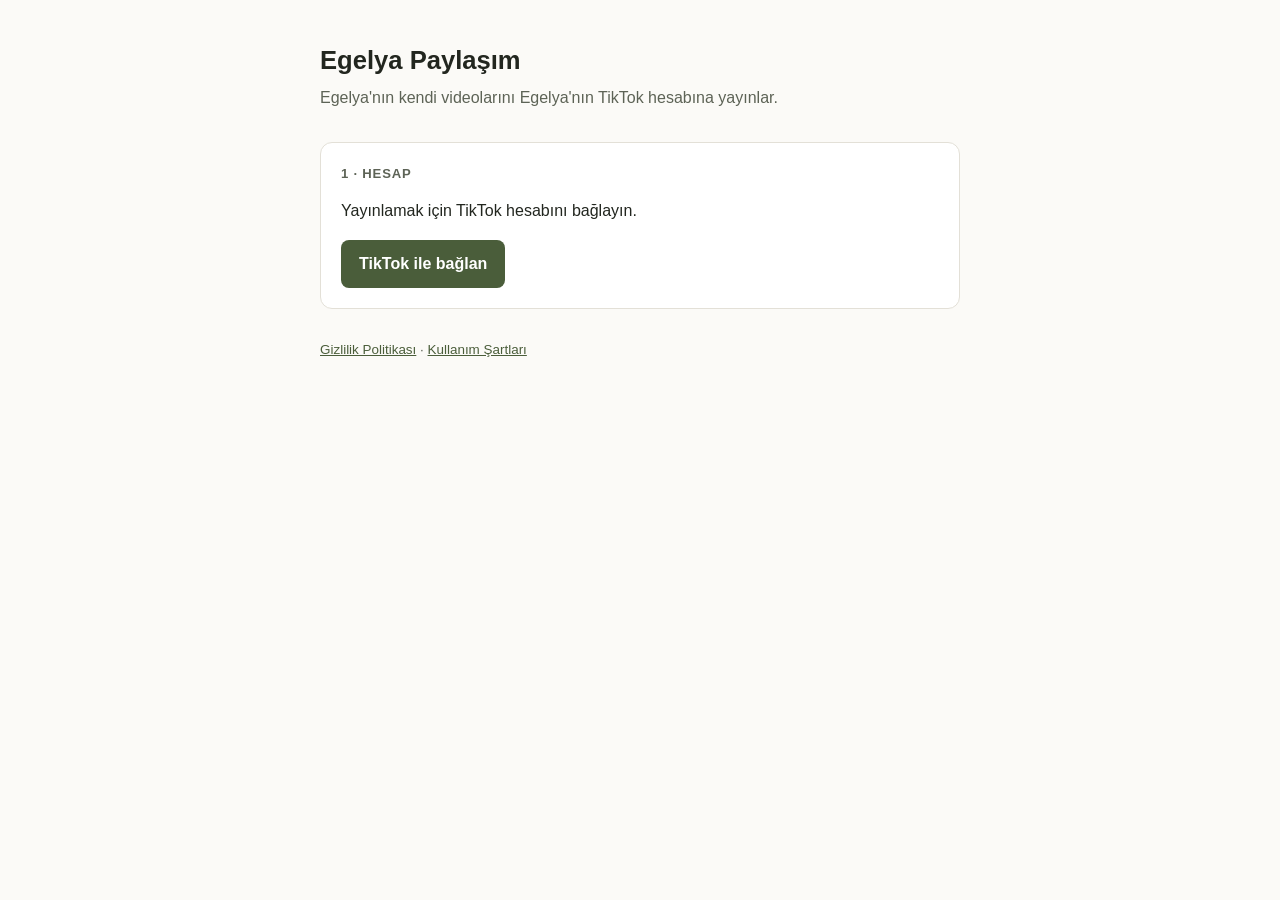
<file: index.html>
<!DOCTYPE html>
<html lang="tr">
<head>
<meta charset="utf-8">
<meta name="viewport" content="width=device-width,initial-scale=1">
<title>Egelya Paylaşım</title>
<style>
:root{--bg:#fbfaf7;--card:#fff;--fg:#22261f;--muted:#5d6356;--line:#e3e0d7;--accent:#4a5d3a;--accent-fg:#fff;--ok:#2f7a4d;--err:#a8352c}
@media(prefers-color-scheme:dark){:root:not([data-theme="light"]){--bg:#15170f;--card:#1d2016;--fg:#e8e6dd;--muted:#a1a698;--line:#2e3227;--accent:#9db87c;--accent-fg:#15170f;--ok:#7fc79b;--err:#e08b82}}
:root[data-theme="dark"]{--bg:#15170f;--card:#1d2016;--fg:#e8e6dd;--muted:#a1a698;--line:#2e3227;--accent:#9db87c;--accent-fg:#15170f;--ok:#7fc79b;--err:#e08b82}
*{box-sizing:border-box}
body{background:var(--bg);color:var(--fg);font:16px/1.6 -apple-system,BlinkMacSystemFont,"Segoe UI",Roboto,sans-serif;margin:0;padding:40px 16px}
main{max-width:640px;margin:0 auto}
h1{font-size:1.6rem;margin:0 0 .15em}
.alt{color:var(--muted);margin:0 0 2em}
.kart{background:var(--card);border:1px solid var(--line);border-radius:12px;padding:20px;margin-bottom:16px}
h2{font-size:.82rem;text-transform:uppercase;letter-spacing:.06em;color:var(--muted);margin:0 0 14px}
button{font:inherit;font-weight:600;border:0;border-radius:8px;padding:11px 18px;background:var(--accent);color:var(--accent-fg);cursor:pointer}
button:disabled{opacity:.45;cursor:not-allowed}
button.ikincil{background:transparent;color:var(--accent);border:1px solid var(--line)}
.hesap{display:flex;align-items:center;gap:12px}
.hesap img{width:44px;height:44px;border-radius:50%;background:var(--line)}
.hesap b{display:block}
.hesap span{color:var(--muted);font-size:.9rem}
select,textarea{font:inherit;width:100%;padding:10px;border:1px solid var(--line);border-radius:8px;background:var(--bg);color:var(--fg)}
textarea{min-height:90px;resize:vertical}
label{display:block;font-size:.88rem;color:var(--muted);margin:14px 0 5px}
.sec{display:flex;gap:9px;align-items:center;margin:8px 0;font-size:.93rem}
.sec input{width:17px;height:17px;accent-color:var(--accent)}
.kucuk{font-size:.84rem;color:var(--muted);margin-top:16px;padding-top:14px;border-top:1px solid var(--line)}
.kucuk a{color:var(--accent)}
#durum{margin-top:14px;font-size:.92rem;min-height:1.4em}
.ok{color:var(--ok)}.err{color:var(--err)}
.gizli{display:none}
ul.liste{list-style:none;padding:0;margin:0;max-height:210px;overflow:auto}
ul.liste li{border-bottom:1px solid var(--line)}
ul.liste li:last-child{border:0}
ul.liste button{width:100%;text-align:left;background:transparent;color:var(--fg);border-radius:0;padding:11px 4px;font-weight:400}
ul.liste button:hover{color:var(--accent)}
ul.liste small{color:var(--muted)}
.secili{color:var(--accent)!important;font-weight:600!important}
</style>
</head>
<body>
<main>
<h1>Egelya Paylaşım</h1>
<p class="alt">Egelya'nın kendi videolarını Egelya'nın TikTok hesabına yayınlar.</p>

<section class="kart" id="k-giris">
  <h2>1 · Hesap</h2>
  <div id="bagsiz">
    <p style="margin-top:0">Yayınlamak için TikTok hesabını bağlayın.</p>
    <button id="btn-giris">TikTok ile bağlan</button>
  </div>
  <div id="bagli" class="gizli">
    <div class="hesap">
      <img id="avatar" alt="">
      <div><b id="isim"></b><span id="acik"></span></div>
    </div>
  </div>
</section>

<section class="kart gizli" id="k-video">
  <h2>2 · Video</h2>
  <ul class="liste" id="liste"></ul>
</section>

<section class="kart gizli" id="k-yayin">
  <h2>3 · Yayın</h2>
  <label for="metin">Açıklama</label>
  <textarea id="metin"></textarea>

  <label for="mahrem">Kimler görebilir</label>
  <select id="mahrem"></select>

  <div class="sec"><input type="checkbox" id="yorum"><label for="yorum" style="margin:0">Yorumlara izin ver</label></div>
  <div class="sec"><input type="checkbox" id="duet"><label for="duet" style="margin:0">Düet'e izin ver</label></div>
  <div class="sec"><input type="checkbox" id="stitch"><label for="stitch" style="margin:0">Stitch'e izin ver</label></div>

  <p class="kucuk">Yayınlayarak TikTok'un
    <a href="https://www.tiktok.com/legal/page/global/music-usage-confirmation/tr" target="_blank" rel="noopener">Müzik Kullanım Onayı</a>'nı
    kabul etmiş olursunuz.</p>

  <p style="margin:16px 0 0"><button id="btn-yayin" disabled>TikTok'a yayınla</button></p>
  <div id="durum"></div>
</section>

<p class="kucuk" style="border:0">
  <a href="privacy.html">Gizlilik Politikası</a> · <a href="terms.html">Kullanım Şartları</a>
</p>
</main>

<script>
const YEREL = 'http://127.0.0.1:8787';
const $ = (id) => document.getElementById(id);
let secili = null;

const cagir = async (yol, govde) => {
  const y = await fetch(YEREL + yol, govde
    ? { method: 'POST', headers: { 'Content-Type': 'application/json' }, body: JSON.stringify(govde) }
    : {});
  return y.json();
};

const yaz = (metin, sinif = '') => { $('durum').textContent = metin; $('durum').className = sinif; };

$('btn-giris').onclick = async () => {
  const { adres } = await cagir('/giris');
  location.href = adres;
};

// TikTok yetkilendirmeden sonra buraya ?code=... ile donuyor.
async function acilista() {
  const kod = new URLSearchParams(location.search).get('code');
  if (!kod) return;
  history.replaceState({}, '', location.pathname);

  const { profil, hata } = await cagir('/token', { code: kod });
  if (!profil) return yaz('Bağlantı kurulamadı: ' + JSON.stringify(hata), 'err');

  $('avatar').src = profil.avatar_url || '';
  $('isim').textContent = profil.display_name || '';
  $('acik').textContent = 'open_id: ' + (profil.open_id || '').slice(0, 12) + '…';
  $('bagsiz').classList.add('gizli');
  $('bagli').classList.remove('gizli');
  $('k-video').classList.remove('gizli');
  $('k-yayin').classList.remove('gizli');

  // Direct Post oncesi zorunlu: yayinci bilgisi ve izin verilen mahremiyet secenekleri.
  const y = await cagir('/yayinci');
  const adlar = {
    PUBLIC_TO_EVERYONE: 'Herkes',
    MUTUAL_FOLLOW_FRIENDS: 'Karşılıklı takipleştiklerim',
    FOLLOWER_OF_CREATOR: 'Takipçilerim',
    SELF_ONLY: 'Yalnızca ben',
  };
  $('mahrem').innerHTML = '<option value="">Seçin…</option>' +
    (y.privacy_level_options || []).map((s) => `<option value="${s}">${adlar[s] || s}</option>`).join('');
  if (y.creator_nickname) $('isim').textContent = y.creator_nickname;

  // TikTok'un kapattigi etkilesimler acilamaz.
  for (const [id, kapali] of [['yorum', y.comment_disabled], ['duet', y.duet_disabled], ['stitch', y.stitch_disabled]]) {
    $(id).checked = !kapali;
    $(id).disabled = !!kapali;
  }

  const { videolar } = await cagir('/videolar');
  $('liste').innerHTML = videolar.map((v, i) =>
    `<li><button data-i="${i}">${v.ad}<br><small>${(v.boyut / 1048576).toFixed(1)} MB</small></button></li>`).join('');
  $('liste').onclick = (e) => {
    const d = e.target.closest('button');
    if (!d) return;
    secili = videolar[d.dataset.i];
    $('metin').value = secili.metin || '';
    document.querySelectorAll('#liste button').forEach((b) => b.classList.remove('secili'));
    d.classList.add('secili');
    kontrol();
  };
  $('mahrem').onchange = kontrol;
}

const kontrol = () => { $('btn-yayin').disabled = !(secili && $('mahrem').value); };

$('btn-yayin').onclick = async () => {
  $('btn-yayin').disabled = true;
  yaz('Video TikTok’a yükleniyor…');

  const { publish_id, hata } = await cagir('/yayinla', {
    yol: secili.yol, metin: $('metin').value, mahremiyet: $('mahrem').value,
  });
  if (!publish_id) { yaz('Hata: ' + JSON.stringify(hata), 'err'); $('btn-yayin').disabled = false; return; }

  for (let i = 0; i < 40; i++) {
    await new Promise((c) => setTimeout(c, 3000));
    const d = await cagir('/durum', { publish_id });
    if (d.status === 'PUBLISH_COMPLETE') return yaz('Yayınlandı. TikTok hesabında görünüyor.', 'ok');
    if (d.status === 'FAILED') return yaz('TikTok yayını reddetti: ' + (d.fail_reason || ''), 'err');
    yaz('Durum: ' + (d.status || 'işleniyor') + '…');
  }
  yaz('Zaman aşımı — TikTok hesabını kontrol edin.', 'err');
};

acilista();
</script>
</body>
</html>
</file>
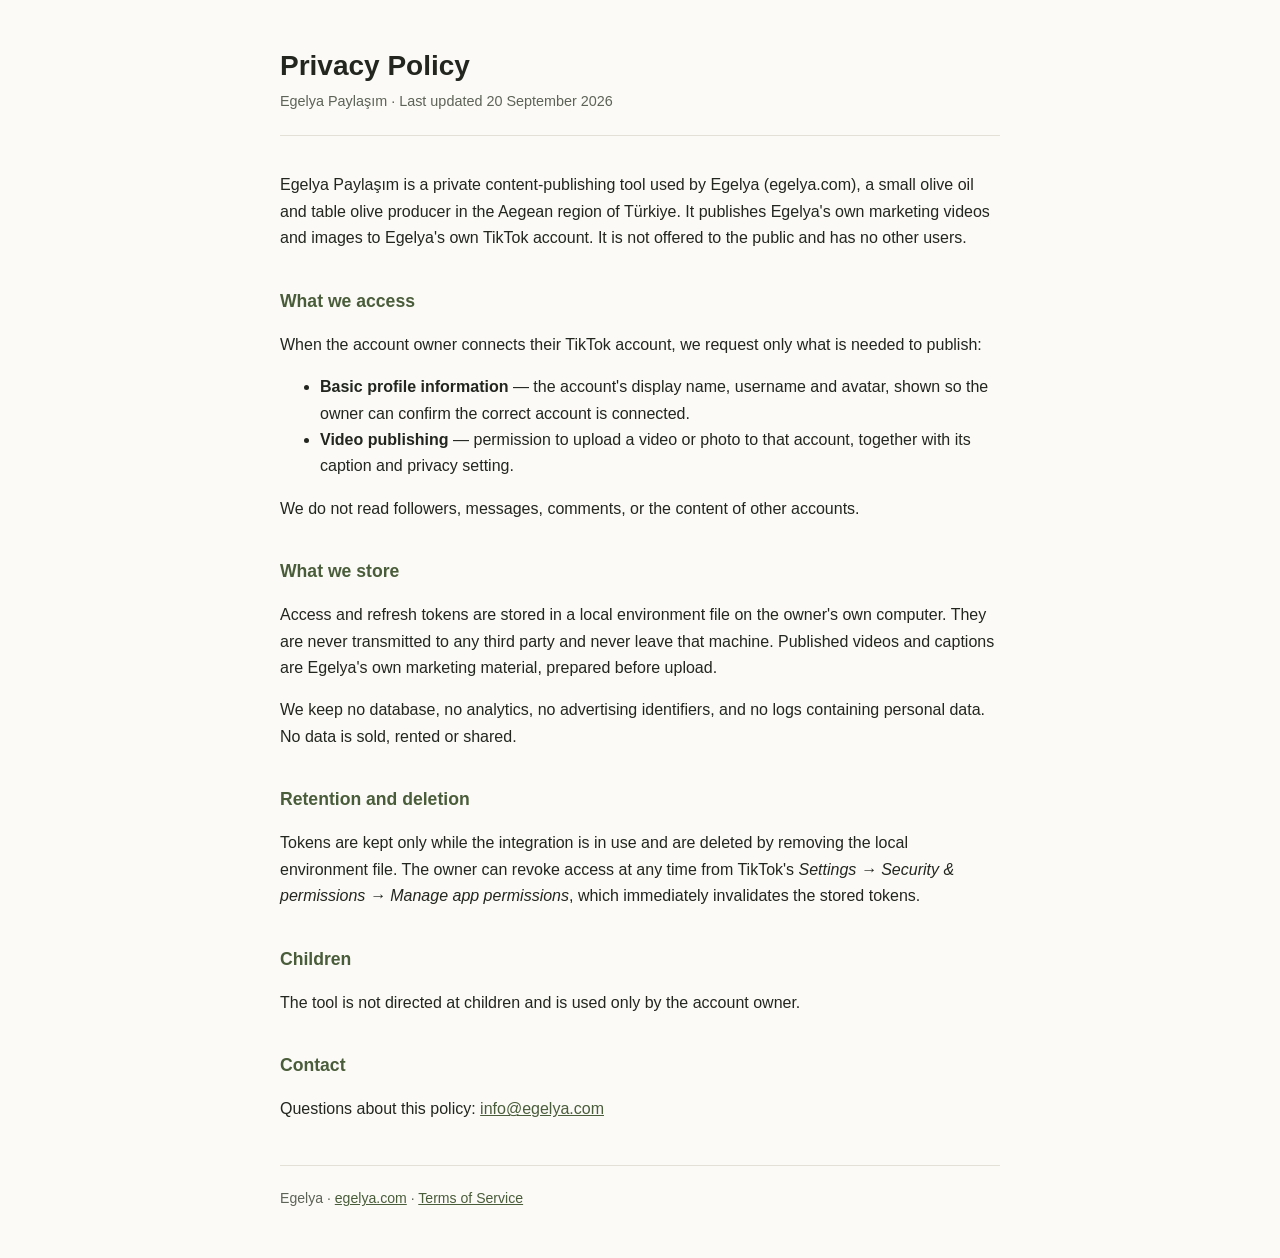
<file: privacy.html>
<!DOCTYPE html>
<html lang="en">
<head>
<meta charset="utf-8">
<meta name="viewport" content="width=device-width,initial-scale=1">
<title>Privacy Policy — Egelya Paylaşım</title>
<link rel="stylesheet" href="ortak.css">
</head>
<body>
<main>
<h1>Privacy Policy</h1>
<p class="meta">Egelya Paylaşım · Last updated 20 September 2026</p>

<p>Egelya Paylaşım is a private content-publishing tool used by Egelya (egelya.com), a small olive oil and table olive producer in the Aegean region of Türkiye. It publishes Egelya's own marketing videos and images to Egelya's own TikTok account. It is not offered to the public and has no other users.</p>

<h2>What we access</h2>
<p>When the account owner connects their TikTok account, we request only what is needed to publish:</p>
<ul>
<li><strong>Basic profile information</strong> — the account's display name, username and avatar, shown so the owner can confirm the correct account is connected.</li>
<li><strong>Video publishing</strong> — permission to upload a video or photo to that account, together with its caption and privacy setting.</li>
</ul>
<p>We do not read followers, messages, comments, or the content of other accounts.</p>

<h2>What we store</h2>
<p>Access and refresh tokens are stored in a local environment file on the owner's own computer. They are never transmitted to any third party and never leave that machine. Published videos and captions are Egelya's own marketing material, prepared before upload.</p>
<p>We keep no database, no analytics, no advertising identifiers, and no logs containing personal data. No data is sold, rented or shared.</p>

<h2>Retention and deletion</h2>
<p>Tokens are kept only while the integration is in use and are deleted by removing the local environment file. The owner can revoke access at any time from TikTok's <em>Settings &rarr; Security &amp; permissions &rarr; Manage app permissions</em>, which immediately invalidates the stored tokens.</p>

<h2>Children</h2>
<p>The tool is not directed at children and is used only by the account owner.</p>

<h2>Contact</h2>
<p>Questions about this policy: <a href="mailto:info@egelya.com">info@egelya.com</a></p>

<footer>Egelya · <a href="https://www.egelya.com">egelya.com</a> · <a href="terms.html">Terms of Service</a></footer>
</main>
</body>
</html>
</file>
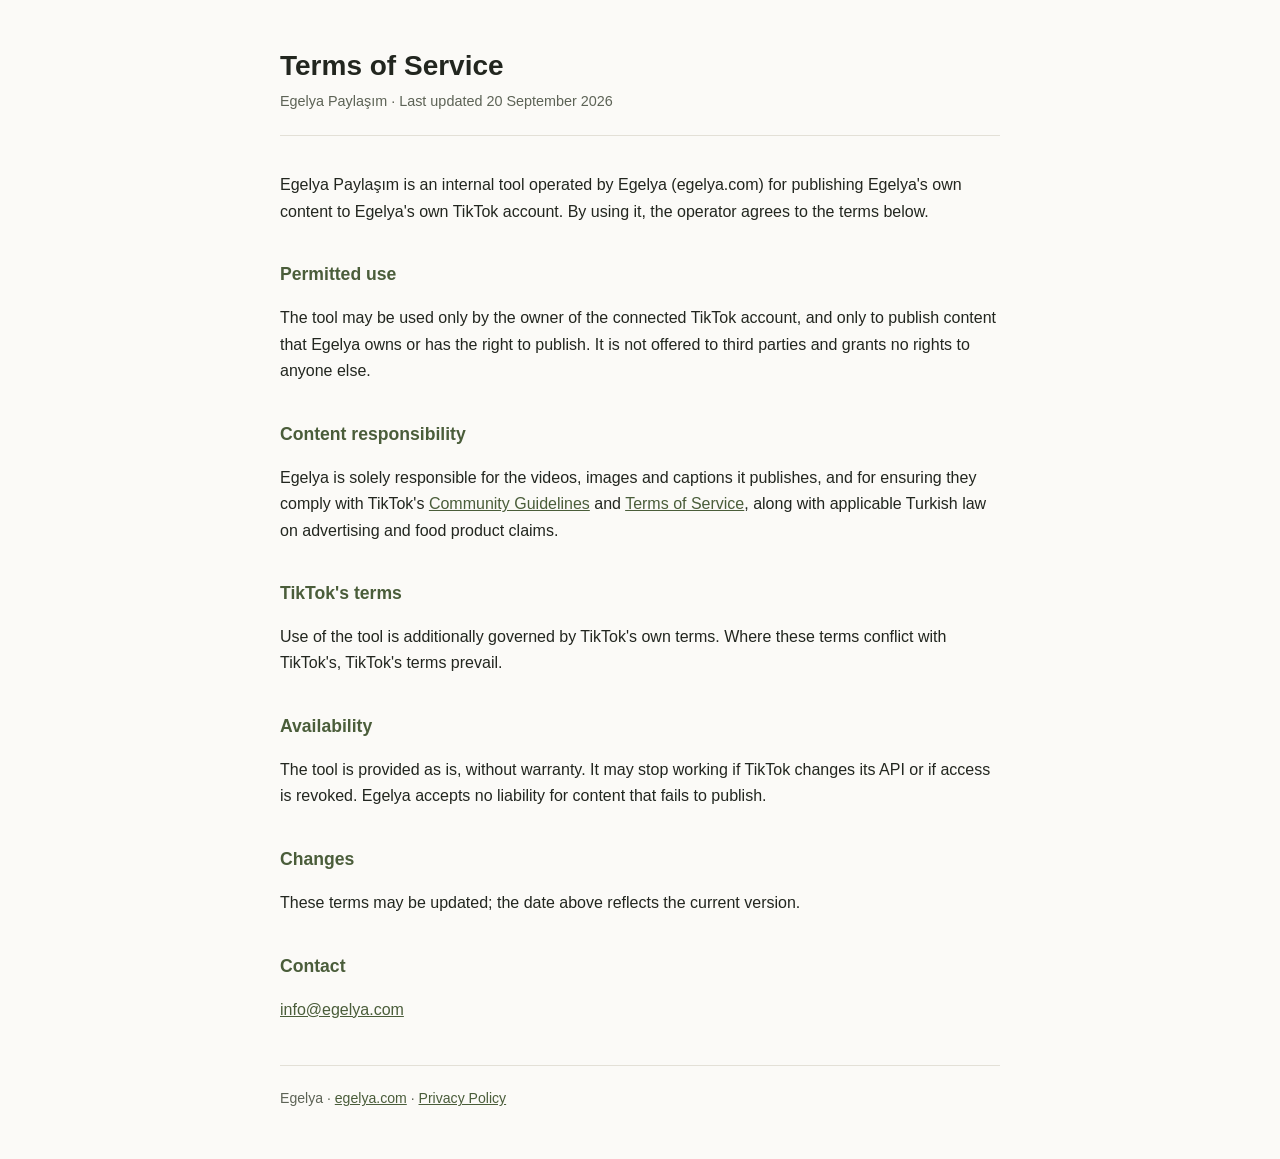
<file: terms.html>
<!DOCTYPE html>
<html lang="en">
<head>
<meta charset="utf-8">
<meta name="viewport" content="width=device-width,initial-scale=1">
<title>Terms of Service — Egelya Paylaşım</title>
<link rel="stylesheet" href="ortak.css">
</head>
<body>
<main>
<h1>Terms of Service</h1>
<p class="meta">Egelya Paylaşım · Last updated 20 September 2026</p>

<p>Egelya Paylaşım is an internal tool operated by Egelya (egelya.com) for publishing Egelya's own content to Egelya's own TikTok account. By using it, the operator agrees to the terms below.</p>

<h2>Permitted use</h2>
<p>The tool may be used only by the owner of the connected TikTok account, and only to publish content that Egelya owns or has the right to publish. It is not offered to third parties and grants no rights to anyone else.</p>

<h2>Content responsibility</h2>
<p>Egelya is solely responsible for the videos, images and captions it publishes, and for ensuring they comply with TikTok's <a href="https://www.tiktok.com/community-guidelines">Community Guidelines</a> and <a href="https://www.tiktok.com/legal/terms-of-service">Terms of Service</a>, along with applicable Turkish law on advertising and food product claims.</p>

<h2>TikTok's terms</h2>
<p>Use of the tool is additionally governed by TikTok's own terms. Where these terms conflict with TikTok's, TikTok's terms prevail.</p>

<h2>Availability</h2>
<p>The tool is provided as is, without warranty. It may stop working if TikTok changes its API or if access is revoked. Egelya accepts no liability for content that fails to publish.</p>

<h2>Changes</h2>
<p>These terms may be updated; the date above reflects the current version.</p>

<h2>Contact</h2>
<p><a href="mailto:info@egelya.com">info@egelya.com</a></p>

<footer>Egelya · <a href="https://www.egelya.com">egelya.com</a> · <a href="privacy.html">Privacy Policy</a></footer>
</main>
</body>
</html>
</file>
<file: ortak.css>
:root{--bg:#fbfaf7;--fg:#22261f;--muted:#5d6356;--line:#e3e0d7;--accent:#4a5d3a}
@media(prefers-color-scheme:dark){:root:not([data-theme="light"]){--bg:#15170f;--fg:#e8e6dd;--muted:#a1a698;--line:#2e3227;--accent:#9db87c}}
:root[data-theme="dark"]{--bg:#15170f;--fg:#e8e6dd;--muted:#a1a698;--line:#2e3227;--accent:#9db87c}
*{box-sizing:border-box}
body{background:var(--bg);color:var(--fg);font:16px/1.65 -apple-system,BlinkMacSystemFont,"Segoe UI",Roboto,sans-serif;margin:0;padding:48px 16px}
main{max-width:720px;margin:0 auto}
h1{font-size:1.75rem;line-height:1.25;margin:0 0 .25em}
h2{font-size:1.1rem;margin:2em 0 .5em;color:var(--accent)}
p,li{color:var(--fg)}
.meta{color:var(--muted);font-size:.9rem;margin:0 0 2.5em;padding-bottom:1.5em;border-bottom:1px solid var(--line)}
a{color:var(--accent)}
footer{margin-top:3em;padding-top:1.5em;border-top:1px solid var(--line);color:var(--muted);font-size:.88rem}
</file>
